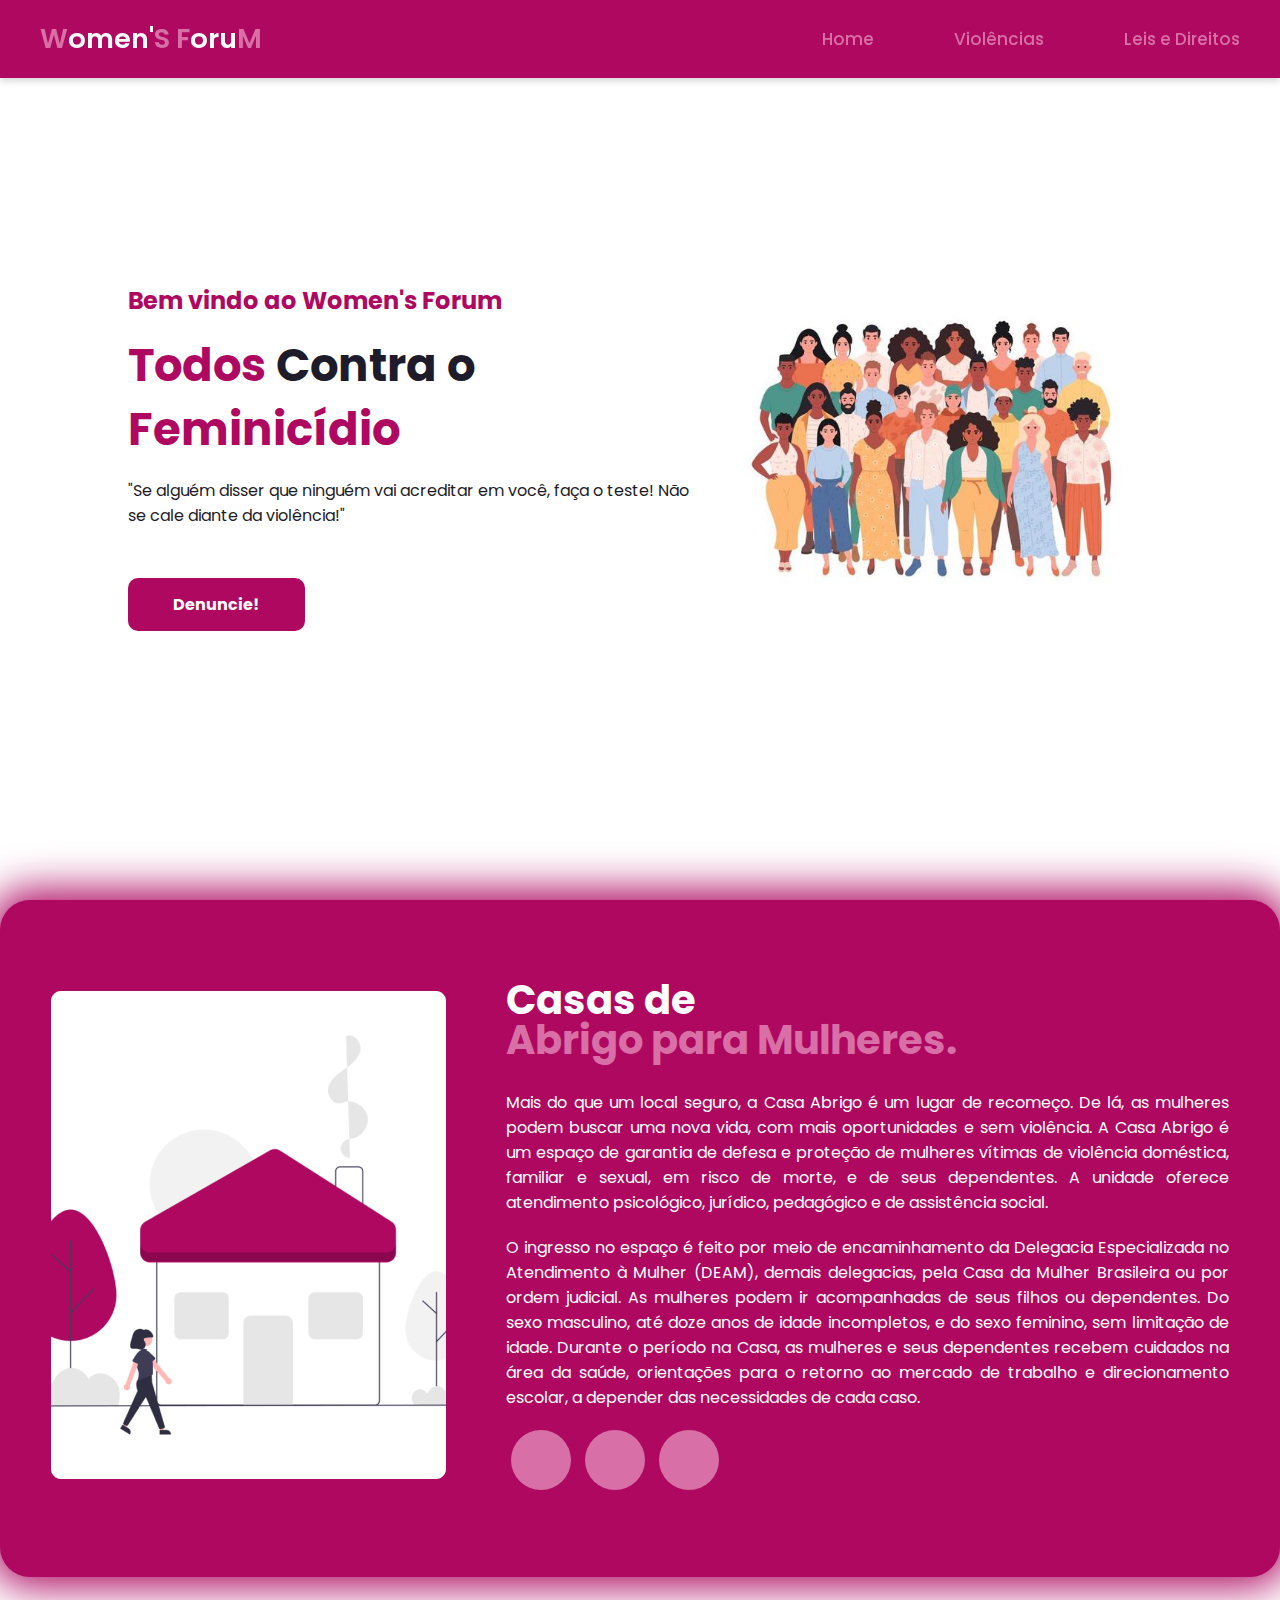
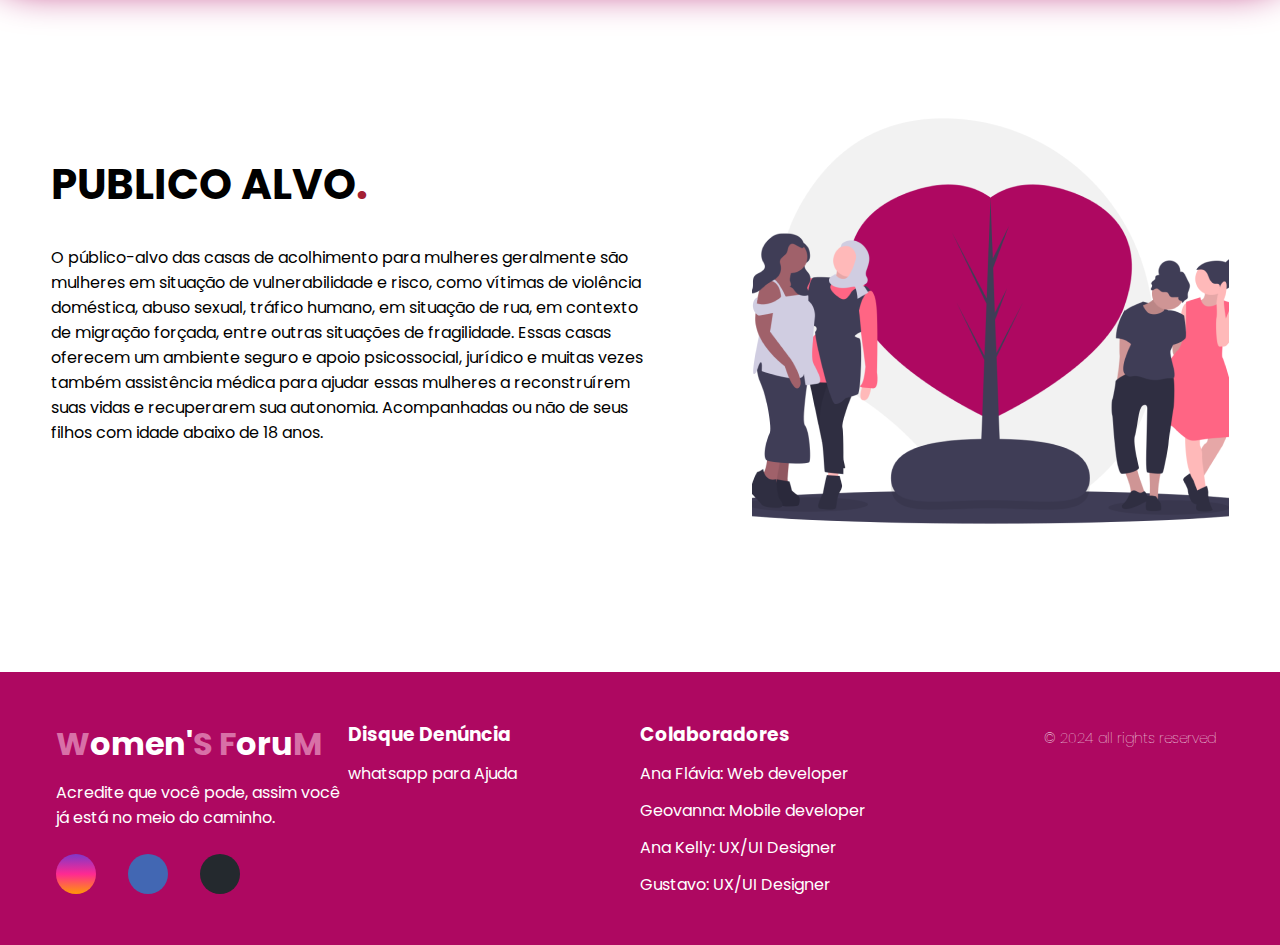
<file: index.html>
<!DOCTYPE html>
<html lang="Pt-br">
<head>
    <meta charset="UTF-8">
    <meta http-equiv="X-UA-Compatible" content="IE=edge">
    <meta name="viewport" content="width=device-width, initial-scale=1.0">
    <link href='https://unpkg.com/boxicons@2.1.2/css/boxicons.min.css' rel='stylesheet'>
    <link rel="stylesheet" href="https://cdnjs.cloudflare.com/ajax/libs/font-awesome/6.5.2/css/all.min.css" integrity="sha512-SnH5WK+bZxgPHs44uWIX+LLJAJ9/2PkPKZ5QiAj6Ta86w+fsb2TkcmfRyVX3pBnMFcV7oQPJkl9QevSCWr3W6A==" crossorigin="anonymous" referrerpolicy="no-referrer" />
    <link rel="stylesheet" href="style.css">
    <title>Women's Forum</title>
</head>
<body>
    <header>
        <nav class="navigation">
            <a href="#" class="logo">W<span>omen'</span>S F<span>oru</span>M</a>
            <ul class="nav-menu">
                <li class="nav-item"><a href="index.html">Home</a></li>
                <li class="nav-item"><a href="violencia.html">Violências</a></li>
                <li class="nav-item"><a href="leis.html">Leis e Direitos</a></li>
            </ul>
            <div class="menu">
                <span class="bar"></span>
                <span class="bar"></span>
                <span class="bar"></span>
            </div>
        </nav>
    </header>
    <main>
        <section class="home">
            <div class="home-text">
                <h4 class="text-h4">Bem vindo ao Women's Forum</h4>
                <h1 class="text-h1"><span>Todos</span> Contra o <span>Feminicídio</span></h1>
                <p>"Se alguém disser que ninguém vai acreditar em você, faça o teste! Não se cale diante da violência!"</p>
                <a href="https://www.gov.br/mdh/pt-br/assuntos/denuncie-violencia-contra-a-mulher/violencia-contra-a-mulher" class="home-btn">Denuncie!</a>
            </div>
            <div class="home-img">
                <img src="img/img-header.jpg" alt="mulher">
            </div>
        </section>
    </main>

    <section class="sobre">
        <div class="interface">
            <div class="flex">
                <div class="img-sobre">
                    <img src="img/home 1.png" alt="">
                </div><!--img-sobre-->

                <div class="txt-sobre">
                    <h2>Casas de <span>Abrigo para Mulheres.</span></h2>
                    <p>Mais do que um local seguro, a Casa Abrigo é um lugar de recomeço. De lá, as mulheres podem buscar uma nova vida, com mais oportunidades e sem violência. A Casa Abrigo é um espaço de garantia de defesa e proteção de mulheres vítimas de violência doméstica, familiar e sexual, em risco de morte, e de seus dependentes. A unidade oferece atendimento psicológico, jurídico, pedagógico e de assistência social.</p>
                    <p>O ingresso no espaço é feito por meio de encaminhamento da Delegacia Especializada no Atendimento à Mulher (DEAM), demais delegacias, pela Casa da Mulher Brasileira ou por ordem judicial. As mulheres podem ir acompanhadas de seus filhos ou dependentes. Do sexo masculino, até doze anos de idade incompletos, e do sexo feminino, sem limitação de idade. Durante o período na Casa, as mulheres e seus dependentes recebem cuidados na área da saúde, orientações para o retorno ao mercado de trabalho e direcionamento escolar, a depender das necessidades de cada caso.</p>
                    <div class="btn-social">
                        <a href="#"><button><i class="fa-brands fa-instagram"></i></button></a>
                        <a href="#"><button><i class="fa-brands fa-facebook-f"></i></button></a>
                        <a href="#"><button><i class="fa-brands fa-github"></i></button></a>
                    </div><!--btn-social-->
                </div><!--txt-sobre-->
            </div><!--flex-->
        </div><!--interface-->
    </section><!--sobre-->

    <section class="meio-do-site">
        <div class="interface">
            <div class="flex">
                <div class="txt-meio-site">
                    <h1>PUBLICO ALVO<span>.</span></h1>
                    <p>O público-alvo das casas de acolhimento para mulheres geralmente são mulheres em situação de vulnerabilidade e risco, como vítimas de violência doméstica, abuso sexual, tráfico humano, em situação de rua, em contexto de migração forçada, entre outras situações de fragilidade. Essas casas oferecem um ambiente seguro e apoio psicossocial, jurídico e muitas vezes também assistência médica para ajudar essas mulheres a reconstruírem suas vidas e recuperarem sua autonomia. Acompanhadas ou não de seus filhos com idade abaixo de 18 anos.</p>
                </div><!--txt-meio-site-->

                <div class="img-meio-site">
                    <img src="img/womens.png" alt="">
                </div><!--img-meio-site-->
            </div><!--flex-->
        </div><!--interface-->
    </section><!--meio-do-site-->



    <!--Footer-->
    <footer>
        <div id="footer_content">
            <div id="footer_contacts">
                <h1>W<span>omen'</span>S F<span>oru</span>M</h1>
                <p>Acredite que você pode, assim você já está no meio do caminho.</p>

                <div id="footer_social_media">
                    <a href="#" class="footer-link" id="instagram">
                        <i class="fa-brands fa-instagram"></i>
                    </a>

                    <a href="#" class="footer-link" id="facebook">
                        <i class="fa-brands fa-facebook-f"></i>
                    </a>

                    <a href="#" class="footer-link" id="github">
                        <i class="fa-brands fa-github"></i>
                    </a>
                </div>
            </div>
            
            <ul class="footer-list">
                <li>
                    <h3>Disque Denúncia</h3>
                </li>
                <li>
                    <a href="https://api.whatsapp.com/send/?phone=556196100180&text=oi&type=phone_number&app_absent=0" class="footer-link">whatsapp para Ajuda</a>
                </li>
            </ul>

            <ul class="footer-list">
                <li>
                    <h3>Colaboradores</h3>
                </li>
                <li>
                    <a href="https://github.com/anacardozo" class="footer-link">Ana Flávia: Web developer</a>
                </li>
                <li>
                    <a href="#" class="footer-link">Geovanna: Mobile developer</a>
                </li>
                <li>
                    <a href="#" class="footer-link">Ana Kelly: UX/UI Designer</a>
                </li>
                <li>
                    <a href="#" class="footer-link">Gustavo: UX/UI Designer</a>
                </li>
            </ul>

            

                

        <div id="footer_copyright">
            &#169
            2024 all rights reserved
        </div>
    </footer> <!--end-footer-->
    
    <script src="script.js"></script>
</body>
</html>
</file>
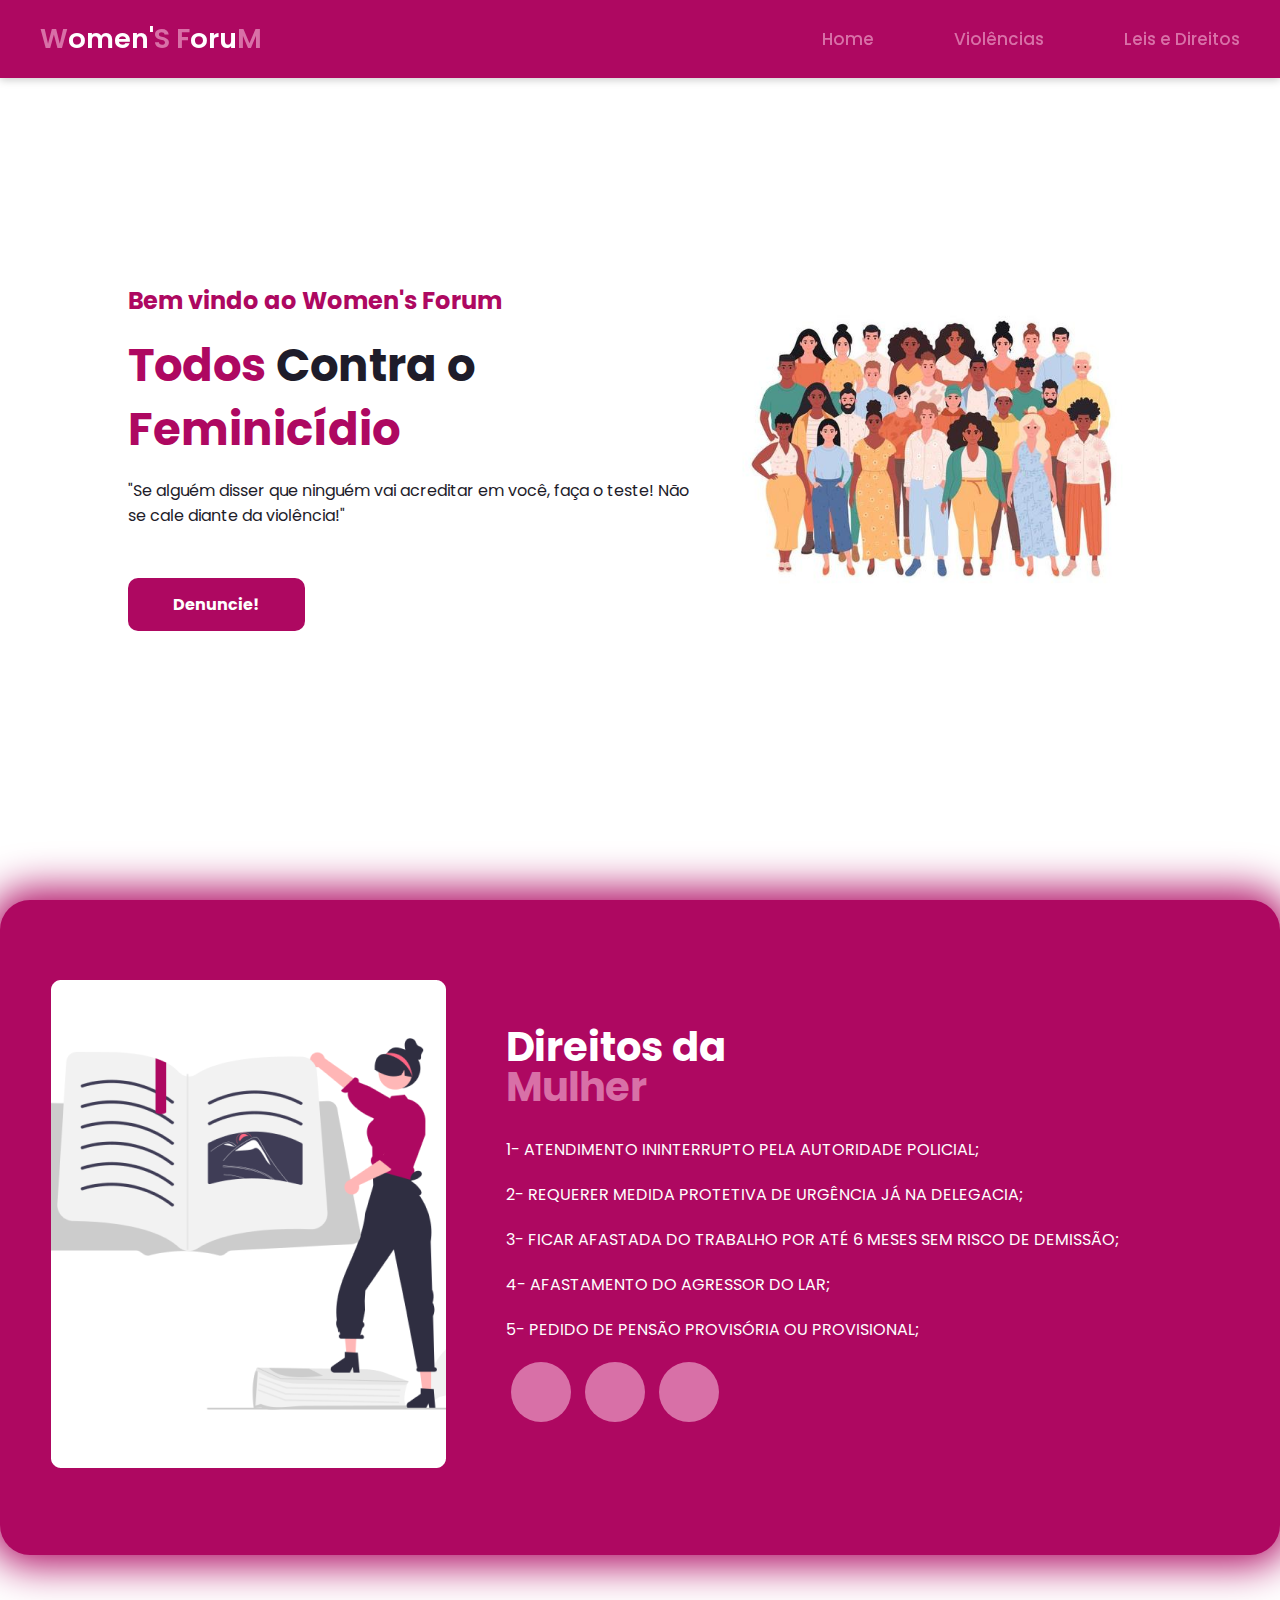
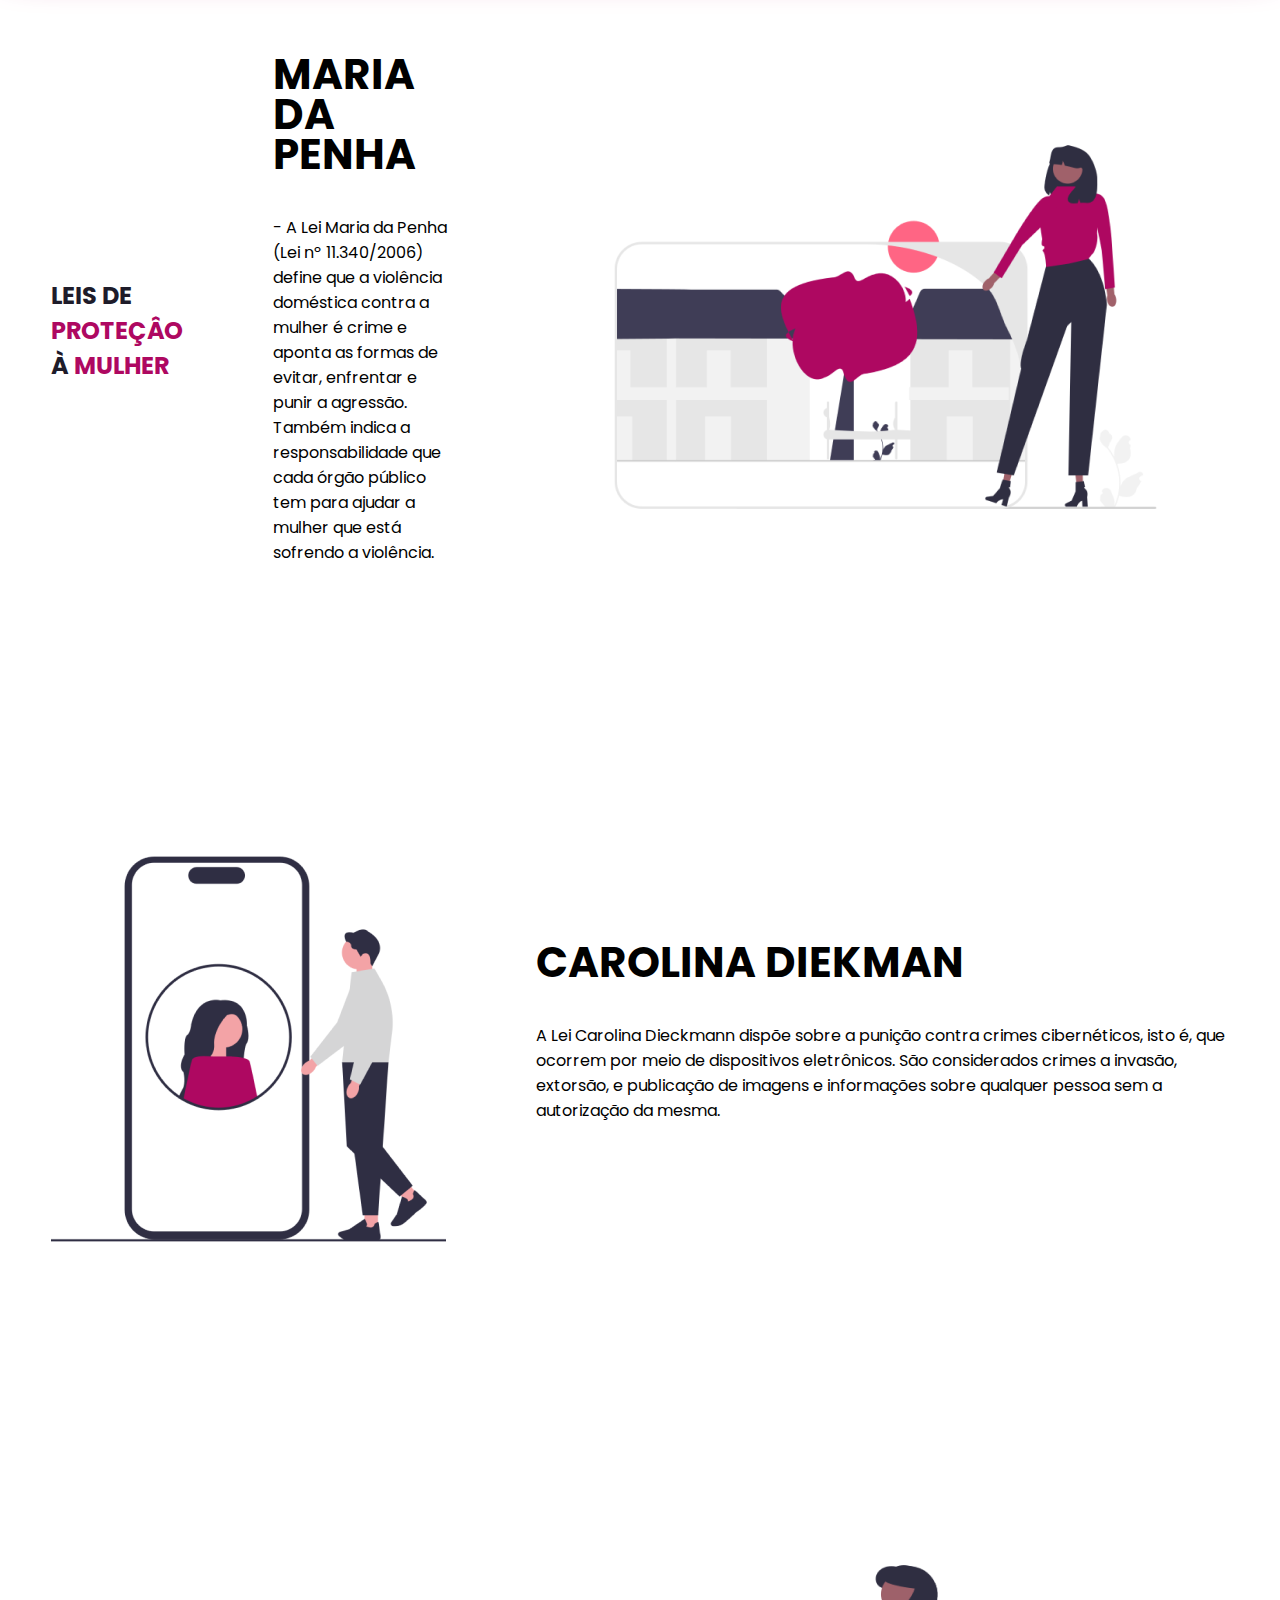
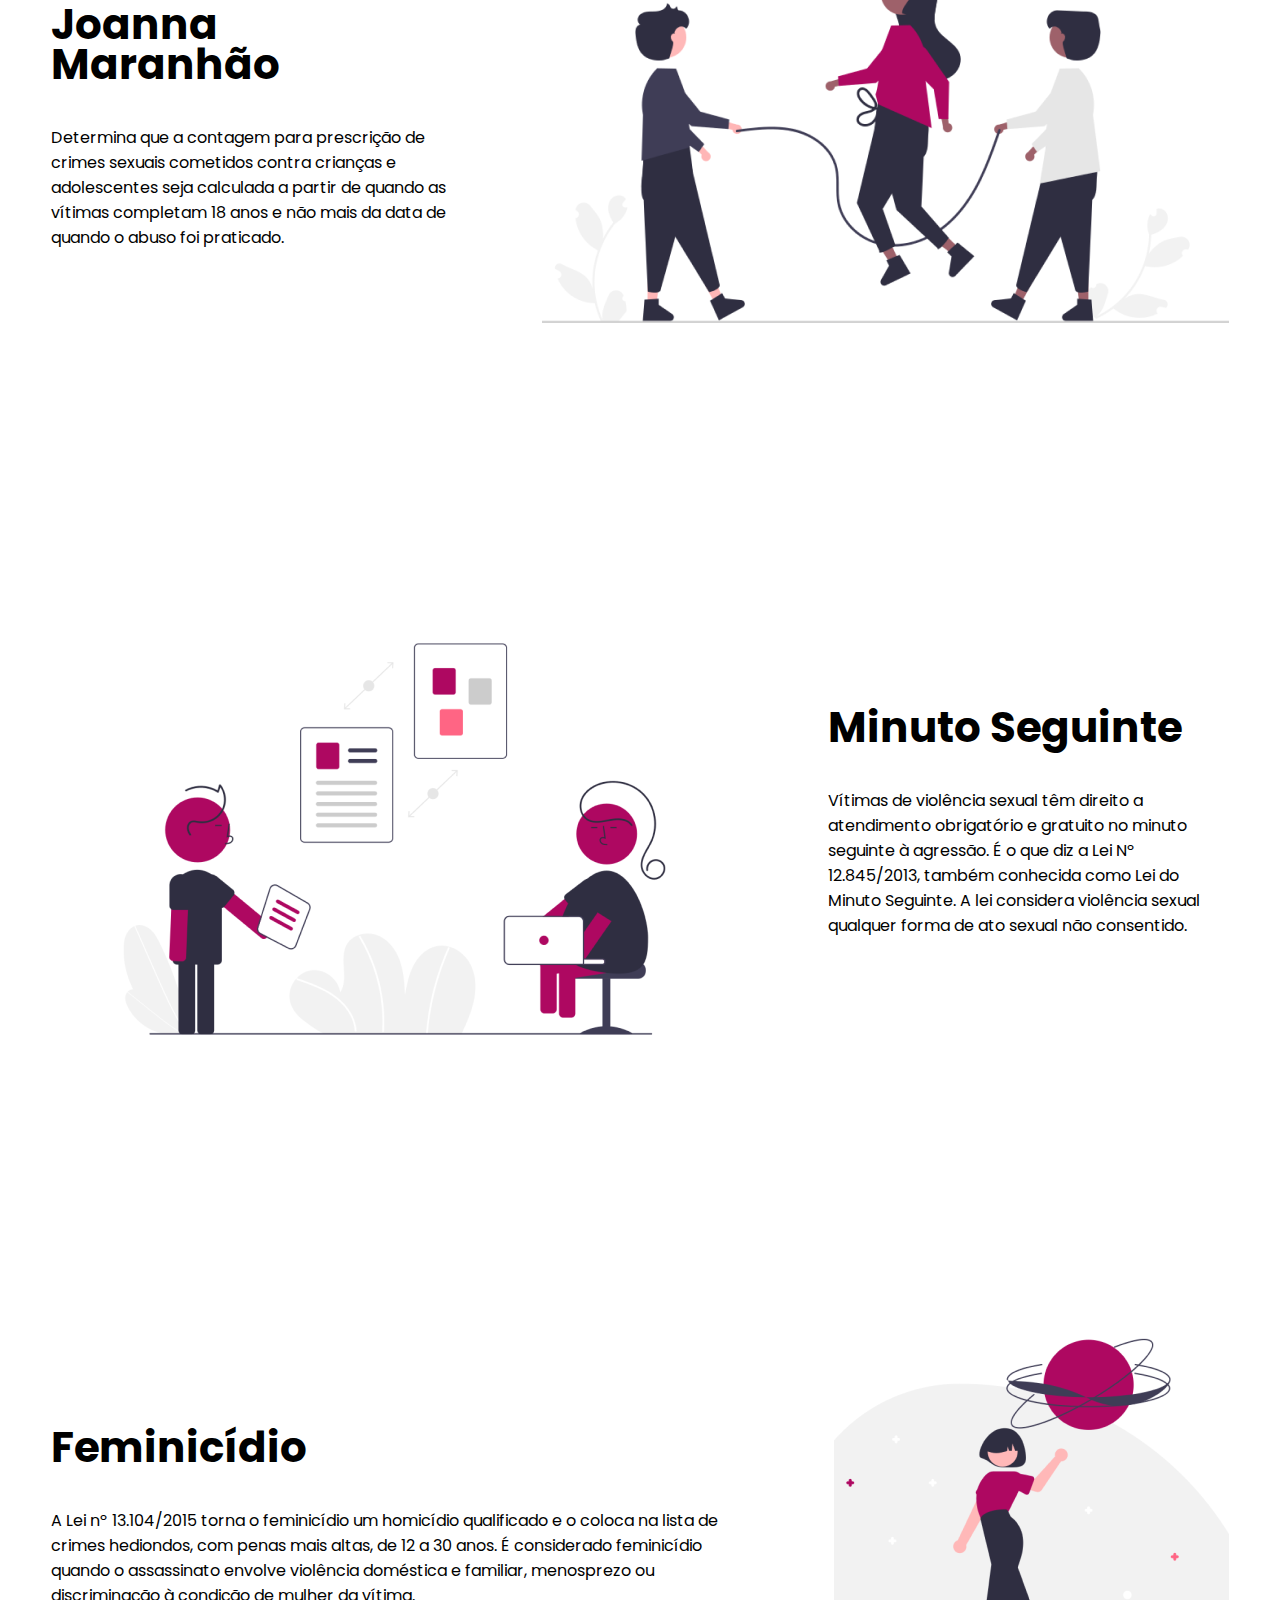
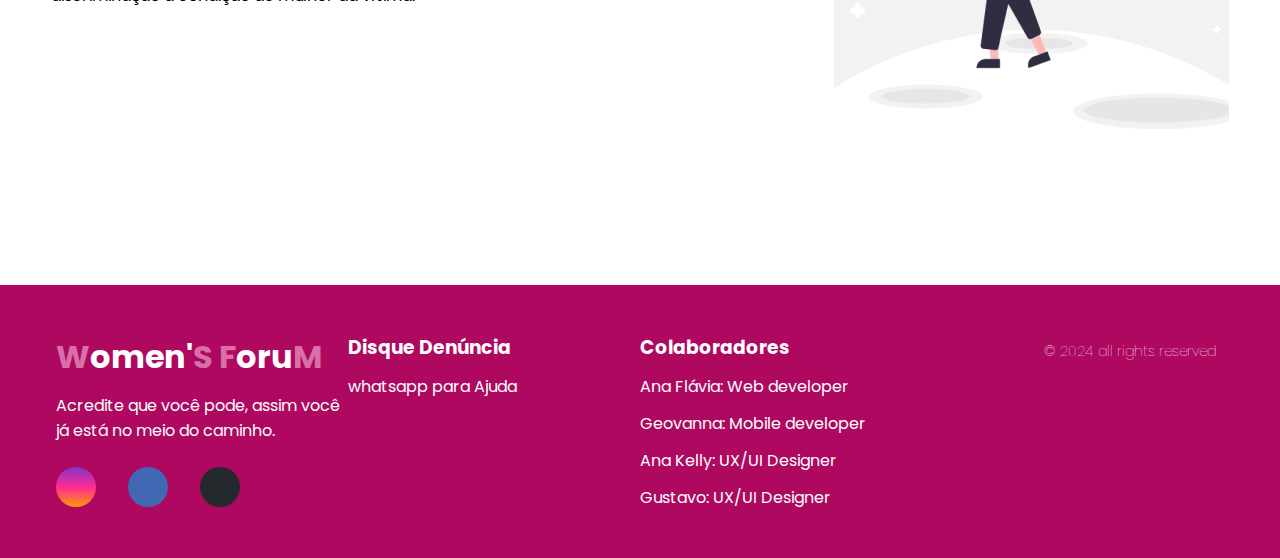
<file: leis.html>
<!DOCTYPE html>
<html lang="Pt-br">
<head>
    <meta charset="UTF-8">
    <meta http-equiv="X-UA-Compatible" content="IE=edge">
    <meta name="viewport" content="width=device-width, initial-scale=1.0">
    <link href='https://unpkg.com/boxicons@2.1.2/css/boxicons.min.css' rel='stylesheet'>
    <link rel="stylesheet" href="https://cdnjs.cloudflare.com/ajax/libs/font-awesome/6.5.2/css/all.min.css" integrity="sha512-SnH5WK+bZxgPHs44uWIX+LLJAJ9/2PkPKZ5QiAj6Ta86w+fsb2TkcmfRyVX3pBnMFcV7oQPJkl9QevSCWr3W6A==" crossorigin="anonymous" referrerpolicy="no-referrer" />
    <link rel="stylesheet" href="style.css">
    <title>Women's Forum</title>
</head>
<body>
    <header>
        <nav class="navigation">
            <a href="#" class="logo">W<span>omen'</span>S F<span>oru</span>M</a>
            <ul class="nav-menu">
                <li class="nav-item"><a href="index.html">Home</a></li>
                <li class="nav-item"><a href="violencia.html">Violências</a></li>
                <li class="nav-item"><a href="leis.html">Leis e Direitos</a></li>
            </ul>
            <div class="menu">
                <span class="bar"></span>
                <span class="bar"></span>
                <span class="bar"></span>
            </div>
        </nav>
    </header>
    <main>
        <section class="home">
            <div class="home-text">
                <h4 class="text-h4">Bem vindo ao Women's Forum</h4>
                <h1 class="text-h1"><span>Todos</span> Contra o <span>Feminicídio</span></h1>
                <p>"Se alguém disser que ninguém vai acreditar em você, faça o teste! Não se cale diante da violência!"</p>
                <a href="https://www.gov.br/mdh/pt-br/assuntos/denuncie-violencia-contra-a-mulher/violencia-contra-a-mulher" class="home-btn">Denuncie!</a>
            </div>
            <div class="home-img">
                <img src="img/img-header.jpg" alt="mulher">
            </div>
        </section>
    </main> <!--end header-->

    <section class="sobre">
        <div class="interface">
            <div class="flex">
                <div class="img-sobre">
                    <img src="img/direitos.png" alt="">
                </div><!--img-sobre-->

                <div class="txt-sobre">
                    <h2>Direitos da <span>Mulher</span></h2>
                    <p>1- ATENDIMENTO ININTERRUPTO PELA AUTORIDADE POLICIAL;</p>
                    <p>2- REQUERER MEDIDA PROTETIVA DE URGÊNCIA JÁ NA DELEGACIA;</p>
                    <p>3- FICAR AFASTADA DO TRABALHO POR ATÉ 6 MESES SEM RISCO DE DEMISSÃO;</p>
                    <p>4- AFASTAMENTO DO AGRESSOR DO LAR;</p>
                    <p>5- PEDIDO DE PENSÃO PROVISÓRIA OU PROVISIONAL;</p>
                    <div class="btn-social">
                        <a href="#"><button><i class="fa-brands fa-instagram"></i></button></a>
                        <a href="#"><button><i class="fa-brands fa-facebook-f"></i></button></a>
                        <a href="#"><button><i class="fa-brands fa-github"></i></button></a>
                    </div><!--btn-social-->
                </div><!--txt-sobre-->
            </div><!--flex-->
        </div><!--interface-->
    </section><!--sobre-->


    <section class="direitos-do-site">
        <div class="interface">
            <div class="flex">
                <h2 class="titulo">LEIS DE <span>PROTEÇÂO</span> À <span>MULHER</span></h2>
                <div class="txt-direitos-site">
                    <h1>MARIA DA PENHA</h1>
                    <p>- A Lei Maria da Penha (Lei nº 11.340/2006) define que a violência doméstica contra a mulher é crime e aponta as formas de evitar, enfrentar e punir a agressão. Também indica a responsabilidade que cada órgão público tem para ajudar a mulher que está sofrendo a violência.</p>
                </div><!--txt-direitos-site-->

                <div class="img-direitos-site">
                    <img src="img/mp.png" alt="">
                </div><!--img-direitos-site-->
            </div><!--flex-->
        </div><!--interface-->
    </section><!--direitos-do-site-->

    <section class="direitos-do-site">
        <div class="interface">
            <div class="flex">
                <div class="img-direitos-site">
                    <img src="img/cd.png" alt="">
                </div><!--img-meio-site-->

                <div class="txt-direitos-site">
                    <h1>CAROLINA DIEKMAN</h1>
                    <p>A Lei Carolina Dieckmann dispõe sobre a punição contra crimes cibernéticos, isto é, que ocorrem por meio de dispositivos eletrônicos. São considerados crimes a invasão, extorsão, e publicação de imagens e informações sobre qualquer pessoa sem a autorização da mesma.</p>
                </div><!--txt-direitos-site-->

            </div><!--flex-->
        </div><!--interface-->
    </section><!--direitos-do-site-->

    <section class="direitos-do-site">
        <div class="interface">
            <div class="flex">
                <div class="txt-direitos-site">
                    <h1>Joanna Maranhão</h1>
                    <p>Determina que a contagem para prescrição de crimes sexuais cometidos contra crianças e adolescentes seja calculada a partir de quando as vítimas completam 18 anos e não mais da data de quando o abuso foi praticado.</p>
                </div><!--txt-direitos-site-->

                <div class="img-direitos-site">
                    <img src="img/jm.png" alt="">
                </div><!--img-direitos-site-->
            </div><!--flex-->
        </div><!--interface-->
    </section><!--direitos-do-site-->

    <section class="direitos-do-site">
        <div class="interface">
            <div class="flex">
                <div class="img-direitos-site">
                    <img src="img/ms.png" alt="">
                </div><!--img-meio-site-->

                <div class="txt-direitos-site">
                    <h1>Minuto Seguinte</h1>
                    <p>Vítimas de violência sexual têm direito a atendimento obrigatório e gratuito no minuto seguinte à agressão. É o que diz a Lei Nº 12.845/2013, também conhecida como Lei do Minuto Seguinte. A lei considera violência sexual qualquer forma de ato sexual não consentido.</p>
                </div><!--txt-direitos-site-->

            </div><!--flex-->
        </div><!--interface-->
    </section><!--direitos-do-site-->

    <section class="direitos-do-site">
        <div class="interface">
            <div class="flex">
                <div class="txt-direitos-site">
                    <h1>Feminicídio</h1>
                    <p>A Lei nº 13.104/2015 torna o feminicídio um homicídio qualificado e o coloca na lista de crimes hediondos, com penas mais altas, de 12 a 30 anos. É considerado feminicídio quando o assassinato envolve violência doméstica e familiar, menosprezo ou discriminação à condição de mulher da vítima.</p>
                </div><!--txt-direitos-site-->

                <div class="img-direitos-site">
                    <img src="img/f.png" alt="">
                </div><!--img-direitos-site-->
            </div><!--flex-->
        </div><!--interface-->
    </section><!--direitos-do-site-->

    

<!--Footer-->
    <footer>
        <div id="footer_content">
            <div id="footer_contacts">
                <h1>W<span>omen'</span>S F<span>oru</span>M</h1>
                <p>Acredite que você pode, assim você já está no meio do caminho.</p>

                <div id="footer_social_media">
                    <a href="#" class="footer-link" id="instagram">
                        <i class="fa-brands fa-instagram"></i>
                    </a>

                    <a href="#" class="footer-link" id="facebook">
                        <i class="fa-brands fa-facebook-f"></i>
                    </a>

                    <a href="#" class="footer-link" id="github">
                        <i class="fa-brands fa-github"></i>
                    </a>
                </div>
            </div>
            
            <ul class="footer-list">
                <li>
                    <h3>Disque Denúncia</h3>
                </li>
                <li>
                    <a href="https://api.whatsapp.com/send/?phone=556196100180&text=oi&type=phone_number&app_absent=0" class="footer-link">whatsapp para Ajuda</a>
                </li>
            </ul>

            <ul class="footer-list">
                <li>
                    <h3>Colaboradores</h3>
                </li>
                <li>
                    <a href="https://github.com/anacardozo" class="footer-link">Ana Flávia: Web developer</a>
                </li>
                <li>
                    <a href="#" class="footer-link">Geovanna: Mobile developer</a>
                </li>
                <li>
                    <a href="#" class="footer-link">Ana Kelly: UX/UI Designer</a>
                </li>
                <li>
                    <a href="#" class="footer-link">Gustavo: UX/UI Designer</a>
                </li>
            </ul>

            

                

        <div id="footer_copyright">
            &#169
            2024 all rights reserved
        </div>
    </footer> <!--end-footer-->
    
    <script src="script.js"></script>
</body>
</html>
</file>
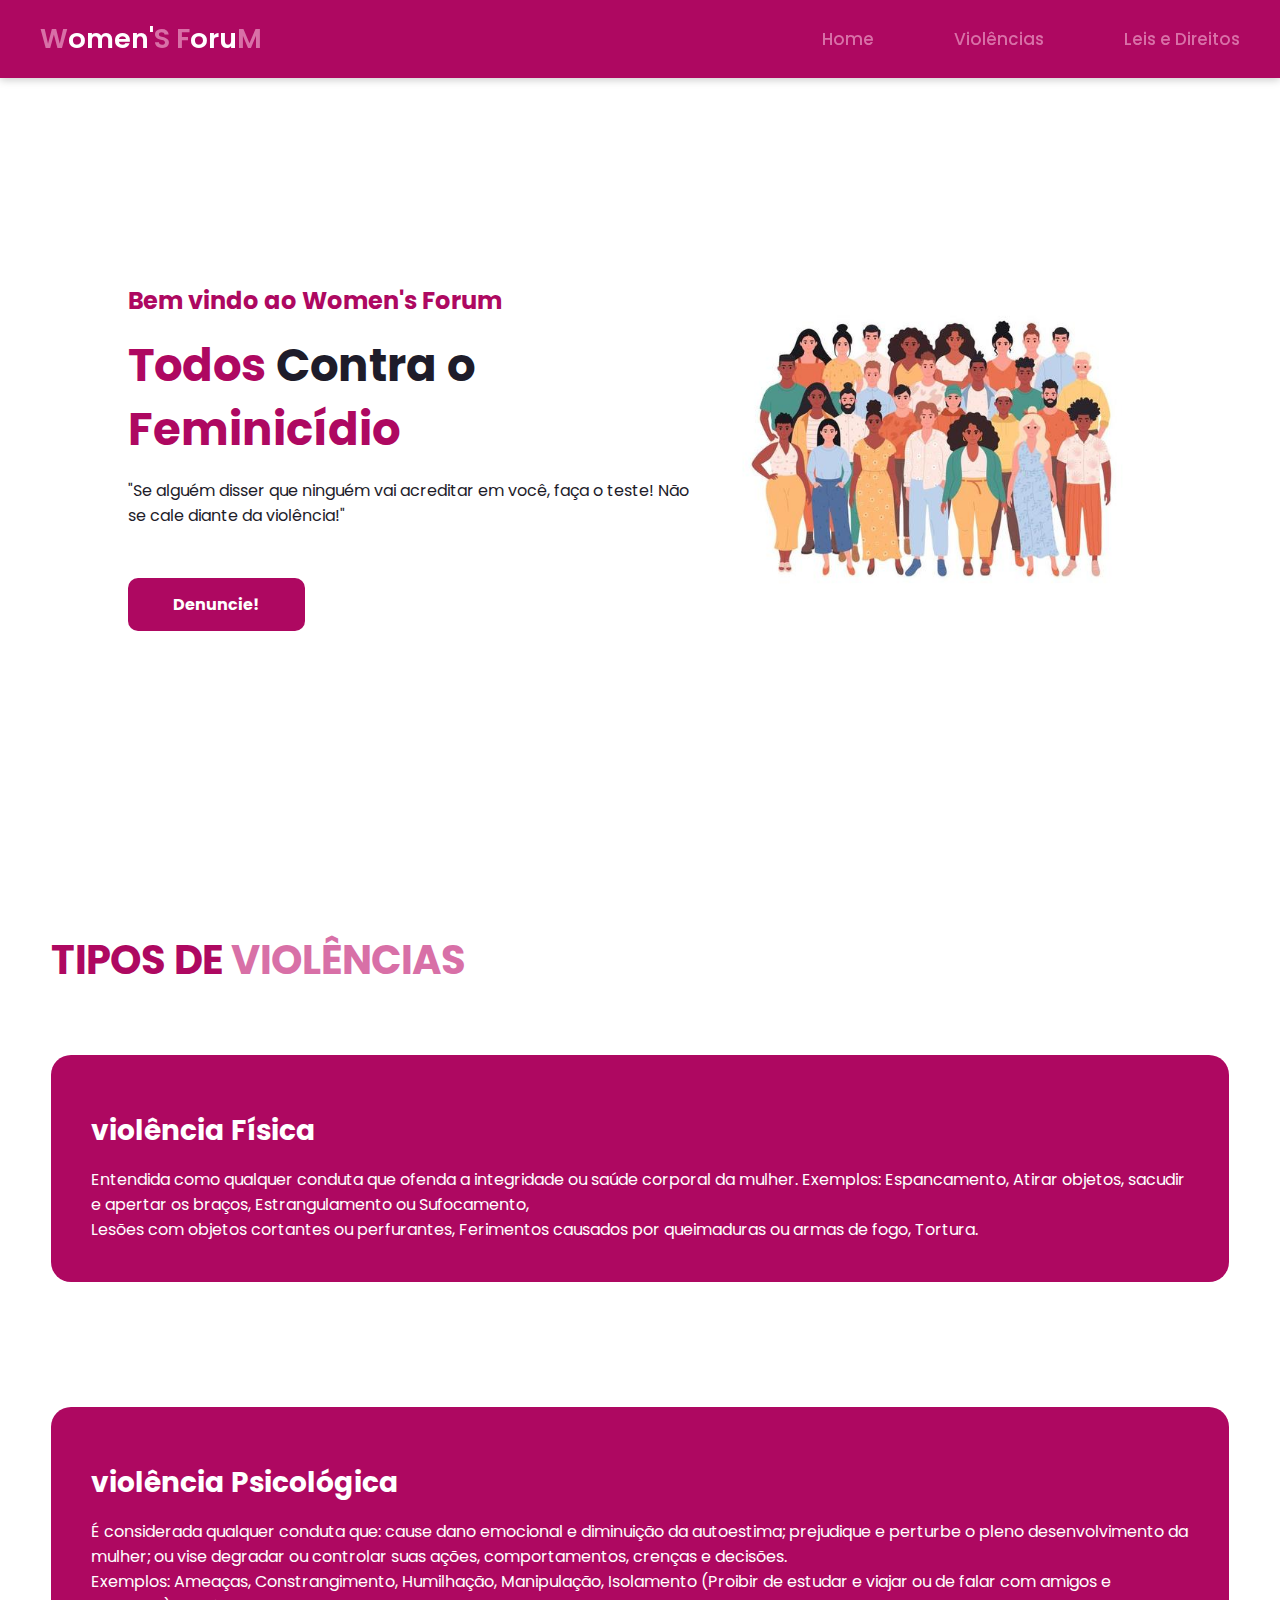
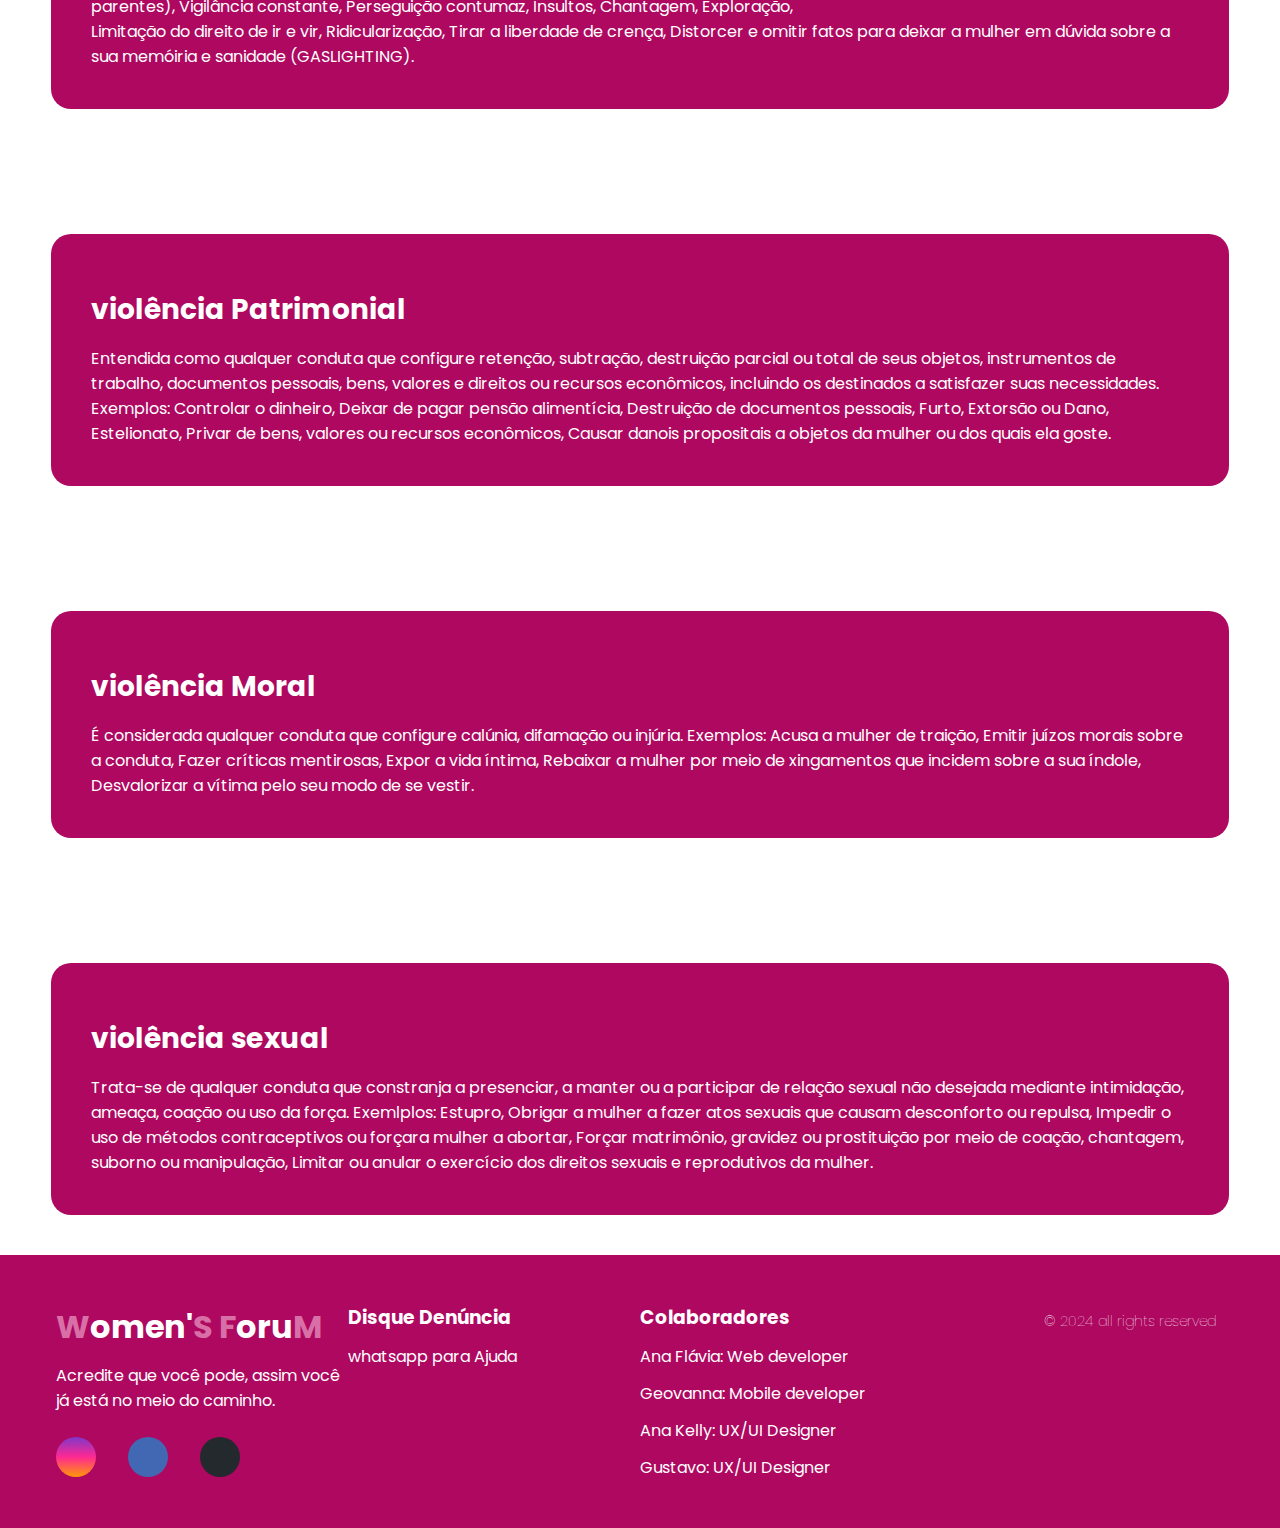
<file: violencia.html>
<!DOCTYPE html>
<html lang="Pt-br">
<head>
    <meta charset="UTF-8">
    <meta http-equiv="X-UA-Compatible" content="IE=edge">
    <meta name="viewport" content="width=device-width, initial-scale=1.0">
    <link href='https://unpkg.com/boxicons@2.1.2/css/boxicons.min.css' rel='stylesheet'>
    <link rel="stylesheet" href="https://cdnjs.cloudflare.com/ajax/libs/font-awesome/6.5.2/css/all.min.css" integrity="sha512-SnH5WK+bZxgPHs44uWIX+LLJAJ9/2PkPKZ5QiAj6Ta86w+fsb2TkcmfRyVX3pBnMFcV7oQPJkl9QevSCWr3W6A==" crossorigin="anonymous" referrerpolicy="no-referrer" />
    <link rel="stylesheet" href="style.css">
    <title>Women's Forum</title>
</head>
<body>
    <header>
        <nav class="navigation">
            <a href="#" class="logo">W<span>omen'</span>S F<span>oru</span>M</a>
            <ul class="nav-menu">
                <li class="nav-item"><a href="index.html">Home</a></li>
                <li class="nav-item"><a href="violencia.html">Violências</a></li>
                <li class="nav-item"><a href="leis.html">Leis e Direitos</a></li>
            </ul>
            <div class="menu">
                <span class="bar"></span>
                <span class="bar"></span>
                <span class="bar"></span>
            </div>
        </nav>
    </header>
    <main>
        <section class="home">
            <div class="home-text">
                <h4 class="text-h4">Bem vindo ao Women's Forum</h4>
                <h1 class="text-h1"><span>Todos</span> Contra o <span>Feminicídio</span></h1>
                <p>"Se alguém disser que ninguém vai acreditar em você, faça o teste! Não se cale diante da violência!"</p>
                <a href="https://www.gov.br/mdh/pt-br/assuntos/denuncie-violencia-contra-a-mulher/violencia-contra-a-mulher" class="home-btn">Denuncie!</a>
            </div>
            <div class="home-img">
                <img src="img/img-header.jpg" alt="mulher">
            </div>
        </section>
    </main> <!--end header-->

    <section class="especiliadades">
        <div class="interface">
            <h2 class="titulo">TIPOS DE <span>VIOLÊNCIAS</span></h2>
            <div class="flex">
                <div class="especialidades-box">
                    <i class="fa-solid fa-hand-fist fa-rotate-90"></i>
                    <h3>violência Física</h3>
                    <p>Entendida como qualquer conduta que ofenda a integridade ou saúde corporal da mulher. Exemplos: Espancamento, Atirar objetos, sacudir e apertar os braços, Estrangulamento ou Sufocamento,</p>
                        Lesões com objetos cortantes ou perfurantes, Ferimentos causados por queimaduras ou armas de fogo, Tortura.</p>
                </div><!--especialidades-box-->               
            </div><!--flex-->
        </div><!--interface-->
    </section><!--especiliadades-->
    
    <section class="especiliadades">
        <div class="interface">
            <div class="especialidades-box">
                <i class="fa-solid fa-brain"></i>
                <h3>violência Psicológica</h3>
                <p>É considerada qualquer conduta 
                    que: cause dano emocional e diminuição da autoestima;
                    prejudique e perturbe o pleno desenvolvimento da mulher;
                    ou vise degradar ou controlar suas ações, comportamentos, crenças e decisões.</p>
                <p>Exemplos: Ameaças, Constrangimento,
                    Humilhação, Manipulação, Isolamento (Proibir de estudar 
                    e viajar ou de falar com amigos e parentes), Vigilância 
                    constante, Perseguição contumaz, Insultos, Chantagem, 
                    Exploração,</p>
                     Limitação do direito de ir e vir, 
                    Ridicularização, Tirar a liberdade de crença, 
                    Distorcer e omitir fatos para deixar a mulher 
                    em dúvida sobre a sua memóiria e sanidade (GASLIGHTING).</p>
            </div><!--especialidades-box-->               
            </div><!--flex-->
        </div><!--interface-->
    </section><!--especiliadades-->
    

    <section class="especiliadades">
        <div class="interface">
            <div class="flex">
                <div class="especialidades-box">
                    <i class="fa-solid fa-sack-dollar"></i>
                    <h3>violência Patrimonial</h3>
                    <p>Entendida como qualquer conduta que configure retenção, subtração, destruição parcial ou total de seus objetos, instrumentos de trabalho, documentos pessoais, bens, valores e direitos ou recursos econômicos, incluindo os destinados a satisfazer suas necessidades. </p>
                        Exemplos: Controlar o dinheiro, Deixar de pagar pensão alimentícia, Destruição de documentos pessoais, Furto, Extorsão ou Dano, Estelionato, Privar de bens, valores ou recursos econômicos, Causar danois propositais a objetos da mulher ou dos quais ela goste.</p>
                </div><!--especialidades-box-->
            </div><!--flex-->
        </div><!--interface-->
    </section><!--especiliadades-->


    <section class="especiliadades">
        <div class="interface">
            <div class="flex">
                <div class="especialidades-box">
                    <i class="fa-solid fa-face-angry"></i>
                    <h3>violência Moral</h3>
                    <p>É considerada qualquer conduta que configure calúnia, difamação ou injúria. Exemplos: Acusa a mulher de traição, Emitir juízos morais sobre a conduta, Fazer críticas mentirosas, Expor a vida íntima, Rebaixar a mulher por meio de xingamentos que incidem sobre a sua índole, Desvalorizar a vítima pelo seu modo de se vestir.</p>
                </div><!--especialidades-box-->
            </div><!--flex-->
        </div><!--interface-->
    </section><!--especiliadades-->

    <section class="especiliadades">
        <div class="interface">
            <div class="flex">
                <div class="especialidades-box">
                    <i class="fa-solid fa-person-dress"></i>
                    <h3>violência sexual</h3>
                    <p>Trata-se de qualquer conduta que constranja a presenciar, a manter ou a participar de relação sexual não desejada mediante intimidação, ameaça, coação ou uso da força. Exemlplos: Estupro, Obrigar a mulher a fazer atos sexuais que causam desconforto ou repulsa, Impedir o uso de métodos contraceptivos ou forçara mulher a abortar, Forçar matrimônio, gravidez ou prostituição por meio de coação, chantagem, suborno ou manipulação, Limitar ou anular o exercício dos direitos sexuais e reprodutivos da mulher.</p>
                </div><!--especialidades-box-->
            </div><!--flex-->
        </div><!--interface-->
    </section><!--especiliadades-->

<!--Footer-->
<footer>
    <div id="footer_content">
        <div id="footer_contacts">
            <h1>W<span>omen'</span>S F<span>oru</span>M</h1>
            <p>Acredite que você pode, assim você já está no meio do caminho.</p>

            <div id="footer_social_media">
                <a href="#" class="footer-link" id="instagram">
                    <i class="fa-brands fa-instagram"></i>
                </a>

                <a href="#" class="footer-link" id="facebook">
                    <i class="fa-brands fa-facebook-f"></i>
                </a>

                <a href="#" class="footer-link" id="github">
                    <i class="fa-brands fa-github"></i>
                </a>
            </div>
        </div>
        
        <ul class="footer-list">
            <li>
                <h3>Disque Denúncia</h3>
            </li>
            <li>
                <a href="https://api.whatsapp.com/send/?phone=556196100180&text=oi&type=phone_number&app_absent=0" class="footer-link">whatsapp para Ajuda</a>
            </li>
        </ul>

        <ul class="footer-list">
            <li>
                <h3>Colaboradores</h3>
            </li>
            <li>
                <a href="https://github.com/anacardozo" class="footer-link">Ana Flávia: Web developer</a>
            </li>
            <li>
                <a href="#" class="footer-link">Geovanna: Mobile developer</a>
            </li>
            <li>
                <a href="#" class="footer-link">Ana Kelly: UX/UI Designer</a>
            </li>
            <li>
                <a href="#" class="footer-link">Gustavo: UX/UI Designer</a>
            </li>
        </ul>

        

            

    <div id="footer_copyright">
        &#169
        2024 all rights reserved
    </div>
</footer> <!--end-footer-->
    
    <script src="script.js"></script>
</body>
</html>
</file>
<file: style.css>
@import url('https://fonts.googleapis.com/css2?family=Poppins:wght@300;400;500;600;700&display=swap');
@import url('https://fonts.googleapis.com/css2?family=Inter:wght@100;200;300;400;500;600&display=swap');
*{
    margin: 0;
    padding: 0;
    box-sizing: border-box;
    font-family: 'Poppins', sans-serif;
    list-style: none;
    text-decoration: none;
}

.interface {
    max-width: 1280px;
    margin: 0 auto;
}

.flex {
    display: flex;
}

:root{
    --red:#d63a25;
    --white:#fff;
    --dark:#1e1c2a;
}
body{
    color: var(--dark);
    background: var(--white);
}
.navigation{
    display: flex;
    align-items: center;
    justify-content: space-between;
    padding: 18px 40px;
    box-shadow: 0 0.1rem 0.5rem #ccc;
    width: 100%;
    background: #AE0861;
    transition: all 0.5s;
    position: fixed;
}
.navigation .logo{
    color: #d870a7;
    font-size: 1.7rem;
    font-weight: 600;
}
.logo span{
    color: var(--white);
}
.navigation ul{
    display: flex;
    align-items: center;
    gap: 5rem;
}
.navigation ul li a{
    color: #d870a7;
    font-size: 17px;
    font-weight: 500;
    transition: all 0.5s;
}
.navigation ul li a:hover{
    color: #fff;
}
.navigation i{
    cursor: pointer;
    font-size: 1.5rem;
}
.menu{
    cursor: pointer;
    display: none;
}
.menu .bar{
    display: block;
    width: 28px;
    height: 3px;
    border-radius: 3px;
    background: var(--dark);
    margin: 5px auto;
    transition: all 0.3s;
}
.menu .bar:nth-child(1),
.menu .bar:nth-child(3){
    background: #d870a7;
}
.home{
    width: 100%;
    height: 100vh;
    display: flex;
    align-items: center;
    justify-content: space-between;
    padding: 0px 10%;
}
.home-text{
    max-width: 37rem;
}
.home-text .text-h4{
    font-size: 1.5rem;
    color: #AE0861;
    margin-bottom: 1rem;
}
.home-text .text-h1{
    margin-bottom: 1rem;
    line-height: 4rem;
    font-size: 5vh;
    width: 100%;
    
}
.home-text .text-h1 span{
    font-size: 5vh;
    margin-bottom: 1rem;
    line-height: 4rem;
    color: #AE0861;
}
.home-text p{
    margin-bottom: 4rem;
}
.home-btn{
    padding: 15px 45px;
    background: #AE0861;
    color: var(--white);
    border-radius: 10px;
    font-weight: 700;
    transition: all 0.5s;
}
.home-btn:hover{
    background: #a10419;
}
.home-img img{
    width: 100%;
}
@media (max-width:785px) {
    .navigation{
        padding: 18px 20px;
    }
    .menu{
        display: block;
    }
    .menu.ativo .bar:nth-child(1){
        transform:  translateY(8px) rotate(45deg);
    }
    .menu.ativo .bar:nth-child(2) {
        opacity: 0;
    }
    .menu.ativo .bar:nth-child(3){
        transform: translateY(-8px) rotate(-45deg);
    }
    .nav-menu{
        position: fixed;
        right: -100%;
        top: 70px;
        width: 100%;
        height: 100%;
        flex-direction: column;
        background: var(--white);
        gap: -10px;
        transition: 0.3s;
    }
    .nav-menu.ativo{
        right: 0;
    }
    .nav-item{
        margin: 16px 0;
    }
    /*main*/
    .home{
        padding: 40px 2%;
        flex-direction: column;
        text-align: center;
        overflow: hidden;
        gap: 5rem;
    }
    .home .text-h4{
        font-size: 15px;
    }
    .home .text-h1{
        font-size: 2.5rem;
        line-height: 3rem;
    }
   
    .home p{
        font-size: 15px;
    }
    .home-img{
        width: 125%;
    }
}

/* ESTILO DO SOBRE */
section.sobre {
    padding: 80px 4%;
    background-color: #AE0861;
    box-shadow: 0 0 40px 10px #AE0861;
    border-radius: 30px;
}

section.sobre .flex {
    align-items: center;
    gap: 60px;
}

.sobre .txt-sobre {
    color: #fff;
}

.sobre .txt-sobre h2 {
    font-size: 40px;
    line-height: 40px;
    margin-bottom: 30px;
    color: #fff;
}

.sobre .txt-sobre h2 span {
    color: #d870a7;
    display: block;
}

.sobre .txt-sobre p {
    margin: 20px 0;
    text-align: justify;
    color: #fff;
}

.btn-social button {
    width: 60px;
    height: 60px;
    border-radius: 50%;
    border: none;
    background-color: #d870a7;
    font-size: 22px;
    cursor: pointer;
    margin: 0 5px;
    transition: .2s;
}
@media screen and (max-width: 1020px) {

    /* CLASSES GERAIS */
    .flex {
        flex-direction: column;
        
    }

    h2.titulo {
        font-size: 34px;
        line-height: 30px;
    }

    /* CABEÇALHO */
    .menu-desktop,
    .btn-contato {
        display: none;
    }    

    /* SOBRE */
    section.sobre {
        padding: 60px 8%;
    }

    .sobre .txt-sobre h2 {
        font-size: 34px;
        line-height: 35px;
        text-align: center;
    }
    
    .btn-social{
        text-align: center;
    }

    .img-sobre img{
        width: 100%;
    }

    /* MEIO DO SITE */

    section.meio-do-site .flex {
        gap: 40px;
    }

    section.meio-do-site {
        padding: 20px 8%;
    }

    .meio-do-site h1 {
        font-size: 30px;
    }

    .meio-do-site .img-meio-site img {
        width: 100%;
    }

    /* ESPECIALIDADES */
    section.especiliadades {
        padding: 40px 8%;
    }

    /* DIREITOS DO SITE */

    section.direitos-do-site .flex {
        gap: 40px;
    }

    section.direitos-do-site {
        padding: 20px 8%;
    }

    .direitos-do-site h1 {
        font-size: 30px;
    }

    .direitos-do-site .img-direitos-site img {
        width: 100%;
    }

    /* ESPECIALIDADES */
    section.especiliadades {
        padding: 40px 8%;
    }

}

/* ESTILO DO MEIO DO SITE */
section.meio-do-site {
    padding: 100px 4%;
}

section.meio-do-site .flex {
    align-items: center;
    justify-content: center;
    gap: 90px;
}

.meio-do-site h1 {
    color: #000;
    font-size: 42px;
    line-height: 40px;
}

.meio-do-site .txt-meio-site h1 span {
    color: #a32133;
}

.meio-do-site .txt-meio-site p {
    color: #000;
    margin: 40px 0;
}

/* FOOTER */
footer {
    width: 100%;
    color: #fff;
}

.footer-link {
    text-decoration: none;
}

#footer_content {
    background-color: #AE0861;
    display: grid;
    grid-template-columns: repeat(4, 1fr);
    padding: 3rem 3.5rem;
}

#footer_contacts h1 {
    margin-bottom: 0.75rem;
    color: #d870a7;
}

#footer_contacts h1 span{
    margin-bottom: 0.75rem;
    color: #fff;
    
}

#footer_social_media {
    display: flex;
    gap: 2rem;
    margin-top: 1.5rem;
} 

#footer_social_media .footer-link {
    display: flex;
    align-items: center;
    justify-content: center;
    height: 2.5rem;
    width: 2.5rem;
    color: var(--color-neutral-40);
    border-radius: 50%;
    transition: all 0.4s;
}

#footer_social_media .footer-link i {
    font-size: 1.25rem;    
}

#footer_social_media .footer-link:hover {
    opacity: 0.8;
}

#instagram {
    background: linear-gradient(#7f37c9, #ff2992, #ff9807);
}

#facebook {
    background-color: #4267b3;
}

#github {
    background-color: #24292e;
}

.footer-list {
    display: flex;
    flex-direction: column;
    gap: 0.75rem;
    list-style: none;
}

.footer-list .footer-link {
    color: var(--color-neutral-30);
    transition: all 0.4s;
}

.footer-list .footer-link:hover {
    color: #000;
}

#footer_subscribe {
    display: flex;
    flex-direction: column;
    gap: 1.5rem;
}

#footer_subscribe p {
    color: var(--color-neutral-30);
}

#input_group {
    display: flex;
    align-items: center;
    background-color: var(--color-neutral-0);
    border-radius: 4px;
}

#input_group input {
    all: unset;
    padding: 0.75rem;
    width: 100%;
}

#input_group button {
    background-color: #7f37c9;
    border: none;
    color: var(--color-neutral-40);
    padding: 0px 1.25rem;
    font-size: 1.125rem;
    height: 100%;
    border-radius: 0px 4px 4px 0px;
    cursor: pointer;
    transition: all 0.4s;
}

#input_group button:hover {
    opacity: 0.8;
}

#footer_copyright {
    display: flex;
    justify-content:end;
    background-color: var(--color-neutral-0);
    font-size: 0.9rem;
    padding: 0.5rem;
    font-weight: 100;
}

@media screen and (max-width: 768px) {
    #footer_content {
        grid-template-columns: repeat(2, 1fr);
        gap: 2rem;
    }
}

@media screen and (max-width: 426px) {
    #footer_content {
        grid-template-columns: repeat(1, 1fr);
        padding: 3rem 2rem;
    }
}

/* END FOOTER*/

/* ESTILO DAS ESPECIALIDADES */
section.especiliadades {
    padding: 40px 4%;
}

section.especiliadades .flex {
    gap: 60px;
}

.especiliadades .especialidades-box {
    color: #fff;
    padding: 40px;
    border-radius: 20px;
    margin-top: 45px;
    transition: .2s;
    background-color: #AE0861;
    
}

.especiliadades .especialidades-box:hover {
    transform: scale(1.05);
    box-shadow: 0 0 40px 10px #AE0861;
}

.especiliadades .especialidades-box i {
    font-size: 70px;
    color: #d870a7;
}

.especiliadades .especialidades-box h3 {
    font-size: 28px;
    margin: 15px 0;
}

.especiliadades .interface h2 {
    font-size: 40px;
    line-height: 40px;
    margin-bottom: 30px;
    color: #AE0861;
}

.especiliadades .interface h2 span {
    color: #d870a7;

}


/* ESTILO DOS DIREITOS */
section.direitos-do-site {
    padding: 100px 4%;
}

section.direitos-do-site .flex {
    align-items: center;
    justify-content: center;
    gap: 90px;
}

.direitos-do-site h1 {
    color: #000;
    font-size: 42px;
    line-height: 40px;
}

.direitos-do-site .txt-direitos-site h1 span {
    color: #a32133;
}

.direitos-do-site .txt-direitos-site p {
    color: #000;
    margin: 40px 0;
}


.direitos-do-site .interface h2 span{
    color: #AE0861;

}
</file>
